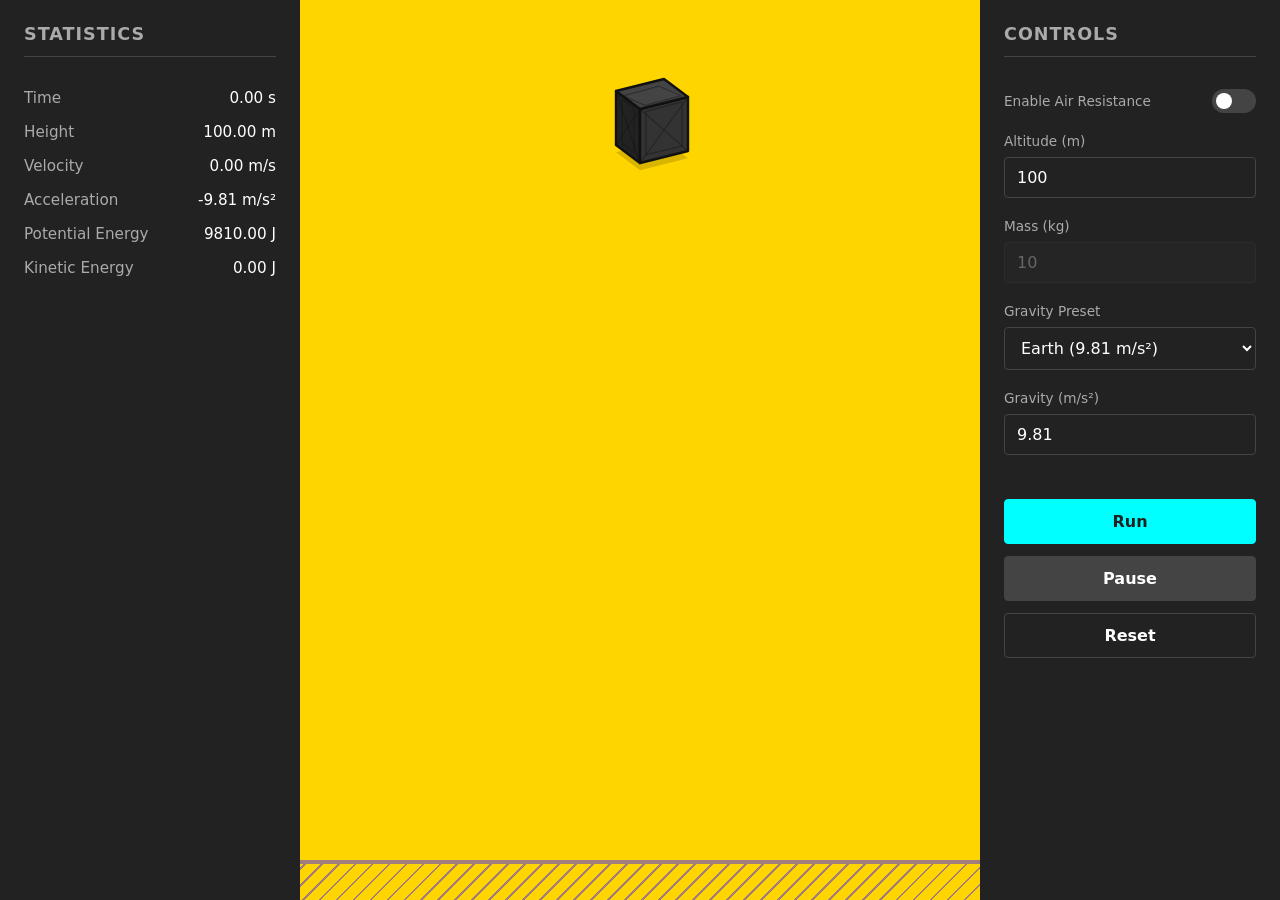
<file: gravsim.html>
<!-- gravsim.html -->
<!DOCTYPE html>
<html lang="en">
<head>
    <meta charset="UTF-8">
    <meta name="viewport" content="width=device-width, initial-scale=1.0">
    <title>HexaSimulators – Gravitation</title>
    <link rel="stylesheet" href="gravsim.css">
</head>
<body>
    <div class="app-container">
        <aside class="sidebar left-sidebar">
            <h2>Statistics</h2>
            <div class="stat-group">
                <span class="stat-label">Time</span>
                <span class="stat-value" id="stat-time">0.00 s</span>
            </div>
            <div class="stat-group">
                <span class="stat-label">Height</span>
                <span class="stat-value" id="stat-height">0.00 m</span>
            </div>
            <div class="stat-group">
                <span class="stat-label">Velocity</span>
                <span class="stat-value" id="stat-velocity">0.00 m/s</span>
            </div>
            <div class="stat-group">
                <span class="stat-label">Acceleration</span>
                <span class="stat-value" id="stat-acceleration">0.00 m/s²</span>
            </div>
            <div class="stat-group">
                <span class="stat-label">Potential Energy</span>
                <span class="stat-value" id="stat-pe">0.00 J</span>
            </div>
            <div class="stat-group">
                <span class="stat-label">Kinetic Energy</span>
                <span class="stat-value" id="stat-ke">0.00 J</span>
            </div>
        </aside>

        <main class="sim-container">
            <div class="canvas-area">
                <div id="sim-object" class="sim-object">
                    <svg viewBox="0 0 100 100" width="100%" height="100%">
                        <polygon points="70,65 90,80 50,90 30,75" transform="translate(0, 6)" fill="rgba(0,0,0,0.15)" stroke="none" />
                        
                        <g stroke="#111111" stroke-linejoin="round">
                            <polygon points="30,30 50,45 50,90 30,75" fill="#222222" stroke-width="2" />
                            <polygon points="50,45 90,35 90,80 50,90" fill="#333333" stroke-width="2" />
                            <polygon points="70,20 90,35 50,45 30,30" fill="#444444" stroke-width="2" />

                            <line x1="30" y1="30" x2="50" y2="90" stroke-width="1" opacity="0.4" />
                            <line x1="50" y1="45" x2="30" y2="75" stroke-width="1" opacity="0.4" />
                            <polygon points="35,37 45,44 45,81 35,74" fill="none" stroke-width="1" opacity="0.4" />

                            <line x1="50" y1="45" x2="90" y2="80" stroke-width="1" opacity="0.4" />
                            <line x1="90" y1="35" x2="50" y2="90" stroke-width="1" opacity="0.4" />
                            <polygon points="55,47 85,39 85,76 55,83" fill="none" stroke-width="1" opacity="0.4" />
                            
                            <polygon points="66,26 84,34 54,42 36,34" fill="none" stroke-width="1" opacity="0.4" />
                        </g>
                    </svg>
                </div>
                <div class="ground-plane"></div>
            </div>
        </main>

        <aside class="sidebar right-sidebar">
            <h2>Controls</h2>
            <div class="input-group toggle-group">
                <span class="toggle-label">Enable Air Resistance</span>
                <label class="toggle-switch" for="input-drag">
                    <input type="checkbox" id="input-drag">
                    <span class="slider"></span>
                </label>
            </div>
            <div class="input-group">
                <label for="input-altitude">Altitude (m)</label>
                <input type="number" id="input-altitude" value="100" step="1">
            </div>
            <div class="input-group">
                <label for="input-mass">Mass (kg)</label>
                <input type="number" id="input-mass" value="10" step="0.1" disabled>
            </div>
            <div class="input-group">
                <label for="input-preset">Gravity Preset</label>
                <select id="input-preset">
                    <option value="274">Sun (274.00 m/s²)</option>
                    <option value="3.7">Mercury (3.70 m/s²)</option>
                    <option value="8.87">Venus (8.87 m/s²)</option>
                    <option value="9.81" selected>Earth (9.81 m/s²)</option>
                    <option value="1.62">Moon (1.62 m/s²)</option>
                    <option value="3.71">Mars (3.71 m/s²)</option>
                    <option value="24.79">Jupiter (24.79 m/s²)</option>
                    <option value="10.44">Saturn (10.44 m/s²)</option>
                    <option value="8.69">Uranus (8.69 m/s²)</option>
                    <option value="11.15">Neptune (11.15 m/s²)</option>
                    <option value="custom">Custom</option>
                </select>
            </div>
            <div class="input-group">
                <label for="input-gravity">Gravity (m/s²)</label>
                <input type="number" id="input-gravity" value="9.81" step="0.01">
            </div>
            <div class="button-group">
                <button id="btn-run" class="btn primary">Run</button>
                <button id="btn-pause" class="btn secondary">Pause</button>
                <button id="btn-reset" class="btn outline">Reset</button>
            </div>
        </aside>
    </div>
    <script src="gravsim.js"></script>
</body>
</html>
</file>
<file: gravsim.css>
/* gravsim.css */
:root {
    --color-bg-sidebar: #222222;
    --color-bg-canvas: #FFD500;
    --color-ground: #a37c7c;
    --color-text-main: #FFFFFF;
    --color-text-muted: #AAAAAA;
    --color-border: #444444;
    --color-accent: #00FFFF;
    --font-family: system-ui, -apple-system, BlinkMacSystemFont, "Segoe UI", Roboto, sans-serif;
    --scale-factor: 1;
}

* {
    box-sizing: border-box;
    margin: 0;
    padding: 0;
}

body, html {
    width: 100%;
    height: 100%;
    font-family: var(--font-family);
    background-color: var(--color-bg-canvas);
    color: var(--color-text-main);
    overflow: hidden; /* Changed for mobile below */
}

.app-container {
    display: flex;
    width: 100vw;
    height: 100vh;
}

.sidebar {
    width: 300px;
    background-color: var(--color-bg-sidebar);
    display: flex;
    flex-direction: column;
    padding: 24px;
    z-index: 10;
    flex-shrink: 0;
}

h2 {
    font-size: 1.1rem;
    font-weight: 600;
    text-transform: uppercase;
    letter-spacing: 1px;
    color: var(--color-text-muted);
    margin-bottom: 32px;
    border-bottom: 1px solid var(--color-border);
    padding-bottom: 12px;
}

.stat-group {
    display: flex;
    justify-content: space-between;
    align-items: center;
    margin-bottom: 16px;
    font-size: 0.95rem;
}

.stat-label {
    color: var(--color-text-muted);
}

.stat-value {
    font-weight: 500;
    font-variant-numeric: tabular-nums;
}

.sim-container {
    flex-grow: 1;
    position: relative;
    display: flex;
    flex-direction: column;
}

.canvas-area {
    position: absolute;
    top: 0;
    left: 0;
    width: 100%;
    height: 100%;
}

.ground-plane {
    position: absolute;
    bottom: 0;
    left: 0;
    width: 100%;
    background-color: transparent;
    border-top: calc(4px * var(--scale-factor)) solid var(--color-ground);
    background-image: repeating-linear-gradient(
        -45deg,
        transparent,
        transparent calc(10px * var(--scale-factor)),
        var(--color-ground) calc(10px * var(--scale-factor)),
        var(--color-ground) calc(12px * var(--scale-factor))
    );
}

.sim-object {
    position: absolute;
    left: 50%;
    width: 120px;
    height: 120px;
    display: flex;
    align-items: center;
    justify-content: center;
    transform: translateX(-50%) scale(var(--scale-factor));
    transform-origin: bottom center;
    margin-bottom: calc(-15px * var(--scale-factor)); 
}

.input-group {
    display: flex;
    flex-direction: column;
    margin-bottom: 20px;
}

.input-group label,
.input-group .toggle-label {
    font-size: 0.85rem;
    color: var(--color-text-muted);
    margin-bottom: 8px;
}

.input-group input[type="number"],
.input-group select {
    background-color: transparent;
    border: 1px solid var(--color-border);
    border-radius: 4px;
    color: var(--color-text-main);
    padding: 10px 12px;
    font-size: 1rem;
    font-family: var(--font-family);
    transition: border-color 0.2s, opacity 0.2s;
}

.input-group input[type="number"]:focus,
.input-group select:focus {
    outline: none;
    border-color: var(--color-accent);
}

.input-group input[type="number"]:disabled {
    opacity: 0.3;
    cursor: not-allowed;
    background-color: rgba(255, 255, 255, 0.05);
}

.input-group select option {
    background-color: var(--color-bg-sidebar);
    color: var(--color-text-main);
}

/* Toggle Switch Styles */
.toggle-group {
    flex-direction: row;
    align-items: center;
    justify-content: space-between;
}

.toggle-group .toggle-label {
    margin-bottom: 0;
}

.toggle-switch {
    position: relative;
    display: inline-block;
    width: 44px;
    height: 24px;
    margin-bottom: 0 !important;
}

.toggle-switch input {
    opacity: 0;
    width: 0;
    height: 0;
}

.toggle-switch .slider {
    position: absolute;
    cursor: pointer;
    top: 0;
    left: 0;
    right: 0;
    bottom: 0;
    background-color: var(--color-border);
    transition: .3s;
    border-radius: 24px;
}

.toggle-switch .slider:before {
    position: absolute;
    content: "";
    height: 16px;
    width: 16px;
    left: 4px;
    bottom: 4px;
    background-color: var(--color-text-main);
    transition: .3s;
    border-radius: 50%;
}

.toggle-switch input:checked + .slider {
    background-color: var(--color-accent);
}

.toggle-switch input:checked + .slider:before {
    transform: translateX(20px);
    background-color: var(--color-bg-sidebar);
}

.button-group {
    display: flex;
    flex-direction: column;
    gap: 12px;
    margin-top: 24px;
}

.btn {
    padding: 12px;
    border-radius: 4px;
    font-size: 1rem;
    font-weight: 600;
    cursor: pointer;
    text-align: center;
    transition: background-color 0.2s, color 0.2s, border-color 0.2s;
    font-family: var(--font-family);
}

.btn.primary {
    background-color: var(--color-accent);
    color: var(--color-bg-sidebar);
    border: 1px solid var(--color-accent);
}

.btn.primary:hover {
    background-color: #33FFFF;
    border-color: #33FFFF;
}

.btn.secondary {
    background-color: #444444;
    color: var(--color-text-main);
    border: 1px solid #444444;
}

.btn.secondary:hover {
    background-color: #555555;
    border-color: #555555;
}

.btn.outline {
    background-color: transparent;
    color: var(--color-text-main);
    border: 1px solid var(--color-border);
}

.btn.outline:hover {
    border-color: var(--color-text-muted);
    background-color: rgba(255, 255, 255, 0.05);
}

/* Mobile Responsiveness */
@media (max-width: 850px) {
    body, html {
        overflow-y: auto;
        overflow-x: hidden;
    }

    .app-container {
        flex-direction: column;
        height: auto;
        min-height: 100vh;
    }

    .sim-container {
        order: 1;
        height: 50vh;
        min-height: 350px;
        flex-grow: 0;
    }

    .right-sidebar {
        order: 2;
        width: 100%;
        border-top: 2px solid var(--color-border);
    }

    .left-sidebar {
        order: 3;
        width: 100%;
        border-top: 2px solid var(--color-border);
    }
}
</file>
